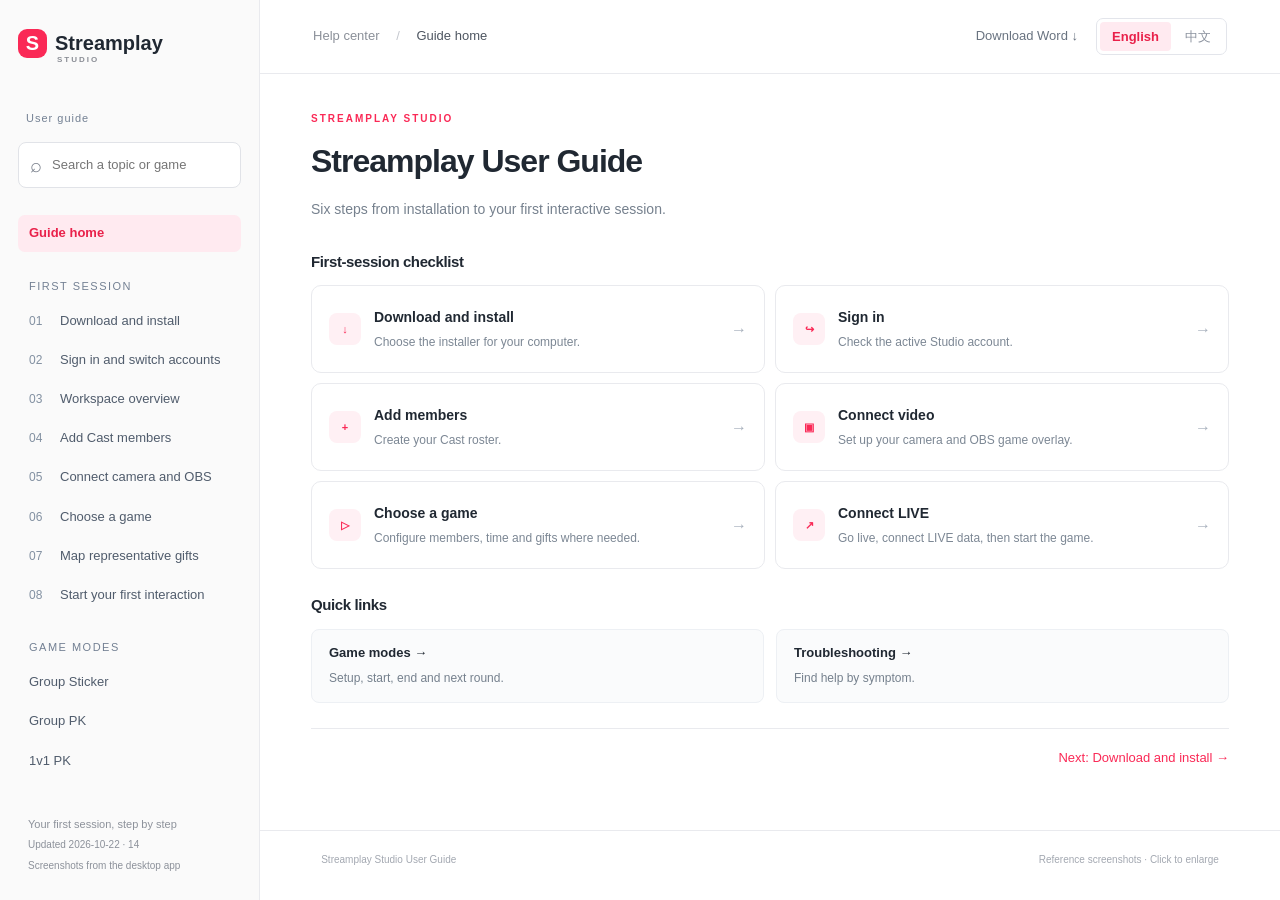
<file: streamplay-guide/index.html>
<!doctype html>
<html lang="en"><head><meta charset="UTF-8"><meta name="viewport" content="width=device-width,initial-scale=1"><link rel="icon" type="image/svg+xml" href="assets/favicon.svg?v=2"><title>Streamplay Studio User Guide</title><meta name="description" content="Learn Streamplay Studio step by step. Download, sign in, add Cast members, connect OBS and run all five game modes. English and Chinese guides."><link rel="stylesheet" href="style.css?v=28"><link rel="stylesheet" href="bilingual.css?v=28"><link rel="stylesheet" href="readability.css?v=28"></head><body>
<a id="skipContent" href="#content" class="skip-link">Skip to guide content</a><button id="menuBackdrop" tabindex="-1" aria-label="Close contents"></button><aside id="sidebar"><a class="brand" href="#home"><span class="brand-icon">S</span>Streamplay<span class="studio">STUDIO</span></a><div class="guide-label">User guide</div><div class="search"><span>⌕</span><input id="search" type="search" placeholder="Search a topic or game" aria-label="Search the guide"><button id="clearSearch" type="button" aria-label="Clear search" hidden>×</button></div><nav id="nav" aria-label="Guide contents"></nav><div class="side-foot"></div></aside>
<div class="body"><header><button id="menu" aria-controls="sidebar" aria-expanded="false" aria-label="Toggle contents">☰</button><span class="breadcrumb"><span id="helpLabel">Help center</span> <b>/</b> <span id="crumb">Start here</span></span><div class="header-actions"><a id="wordDownload" download>Download Word ↓</a><div class="language" role="group" aria-label="Language"><button data-lang="en" lang="en">English</button><button data-lang="zh" lang="zh-CN">中文</button></div></div></header><main id="content" tabindex="-1"></main><footer>Streamplay Studio User Guide <span>Click screenshots to enlarge</span></footer></div>
<dialog id="viewer"><button id="closeViewer" aria-label="Close image">✕</button><button id="imageSize" aria-pressed="false">Original size</button><div class="image-stage"><img alt=""></div><p></p></dialog><script src="content.js?v=28"></script><script src="app.js?v=28"></script></body></html>
</file>
<file: streamplay-guide/style.css>
:root{--ink:#192027;--muted:#737982;--pink:#fa2956;--line:#e9eaee;--paper:#f7f8fa}*{box-sizing:border-box}body{margin:0;color:var(--ink);font-family:Inter,-apple-system,BlinkMacSystemFont,"PingFang SC","Microsoft YaHei",sans-serif;font-size:15px;line-height:1.75}a{color:inherit;text-decoration:none}button,input{font:inherit}button,a,input,summary{outline-offset:5px}button{cursor:pointer}aside{width:254px;position:fixed;inset:0 auto 0 0;background:#fafafa;border-right:1px solid var(--line);padding:31px 22px;display:flex;flex-direction:column;z-index:10}.brand{display:flex;align-items:center;font-weight:750;font-size:20px;gap:8px;position:relative;padding-bottom:23px}.brand-icon{background:var(--pink);color:white;width:29px;height:29px;text-align:center;line-height:29px;border-radius:9px;font-size:20px}.studio{font-size:8px;letter-spacing:2px;position:absolute;left:39px;top:28px;color:#8a8d95}.guide-label{font-size:12px;color:#90949d;letter-spacing:1px;margin:23px 8px 14px;display:flex;justify-content:space-between}.guide-label span{letter-spacing:0}.search{display:flex;align-items:center;gap:8px;border:1px solid #e1e3e8;border-radius:8px;background:white;padding:5px 10px;margin-bottom:24px}.search span{font-size:23px;color:#7a808c}.search input{width:100%;border:0;outline:0;background:transparent;font-size:12px}nav{overflow:auto}nav .nav-label{font-size:10px;letter-spacing:1.5px;color:#a0a4ad;margin:24px 11px 7px}nav a{display:block;padding:8px 12px;border-radius:7px;font-size:13px;margin:3px 0;color:#626975}nav a.active{background:#ffeaf0;color:#e9214a;font-weight:650}nav a:hover{background:#f0f0f3}.side-foot{font-size:12px;color:#8c919a;margin-top:auto;padding:22px 10px 0}.side-foot small{font-size:10px}.body{margin-left:254px}header{height:74px;border-bottom:1px solid var(--line);padding:0 5.2%;display:flex;justify-content:space-between;align-items:center;font-size:12px;color:#8b9099}header b{font-weight:400;margin:0 13px;color:#c4c7ce}#crumb{color:#4e5661}.header-note{font-size:9px;letter-spacing:2px}#menu{display:none}main{max-width:1120px;margin:auto;padding:54px 6% 60px;min-height:calc(100vh - 144px)}.eyebrow{font-size:11px;font-weight:650;letter-spacing:2px;color:var(--pink);margin-bottom:12px}h1{font-size:36px;letter-spacing:-1px;line-height:1.3;margin:0 0 16px;font-weight:750}h2{font-size:21px;margin:37px 0 16px;letter-spacing:-.4px}h3{font-size:16px;margin:0 0 7px}p{margin:8px 0 15px}.lead{color:#7a808a;font-size:15px;max-width:800px}.hero{padding-bottom:26px;border-bottom:1px solid var(--line);margin-bottom:28px}.hero .meta{font-size:11px;color:#9b9fa7;margin-top:21px}.primary{display:inline-flex;align-items:center;gap:28px;background:var(--pink);color:white;border:0;border-radius:8px;padding:11px 19px;font-weight:650;font-size:13px;margin:15px 0 0}.quiet{font-size:12px;color:#9297a1;margin-left:18px}.path{display:grid;grid-template-columns:repeat(4,1fr);gap:0;margin:26px 0 35px}.path a{border-bottom:2px solid #eceef2;padding:0 12px 17px 0}.path a:hover{border-color:var(--pink)}.path em{font-style:normal;font-size:11px;color:var(--pink);display:block}.path strong{font-size:14px;display:block;margin-top:5px}.path small{color:#9297a1;font-size:11px}.shot{margin:20px 0 25px;border:1px solid #e2e4e9;border-radius:10px;overflow:hidden;background:#f4f5f7}.shot button{display:block;padding:0;border:0;width:100%;background:transparent}.shot img{display:block;width:100%;height:auto}.shot figcaption{padding:10px 14px;background:#fafbfc;display:flex;justify-content:space-between;gap:15px;font-size:11px;color:#888f9b}.shot figcaption span:last-child{white-space:nowrap;color:#e73559}.note{border-left:3px solid var(--pink);padding:12px 18px;background:#fff4f6;font-size:13px;margin:24px 0;color:#6a4b52}.note strong{color:#ba2948}.steps{list-style:none;padding:0;margin:23px 0;counter-reset:step}.steps>li{position:relative;padding:0 0 25px 43px;counter-increment:step}.steps>li:before{content:counter(step);position:absolute;left:0;top:0;background:#f0f2f6;color:#626c7c;width:27px;height:27px;line-height:27px;border-radius:50%;text-align:center;font-size:12px;font-weight:700}.steps>li p{font-size:14px;color:#717986;margin:5px 0 0}.steps>li:last-child{padding-bottom:0}code{font:inherit;font-size:.9em;background:#f0f1f5;padding:2px 7px;border-radius:4px;color:#4c5563}.mode-list{border-top:1px solid var(--line)}.mode-row{display:flex;align-items:center;gap:17px;padding:20px 3px;border-bottom:1px solid var(--line)}.mode-row:hover strong{color:var(--pink)}.mode-num{font-size:11px;color:#abb0b9;width:22px}.mode-row strong{font-size:15px;display:block}.mode-row p{margin:3px 0 0;color:#8a919d;font-size:12px}.arrow{margin-left:auto;color:#b7bcc5}.tag{font-size:10px;display:inline-block;background:#f1f3f6;border-radius:4px;padding:3px 8px;color:#7d8592;margin:0 6px 6px 0}.section-intro{display:flex;gap:14px;align-items:flex-start}.section-intro .big-num{font-size:40px;line-height:1.2;color:#e8ebf0;font-weight:750}details{border-bottom:1px solid var(--line);padding:17px 0}summary{cursor:pointer;font-size:14px;font-weight:600;list-style:none;padding-right:28px;position:relative}summary:after{content:'+';position:absolute;right:3px;color:#959ca7}details[open] summary:after{content:'−'}details p,details ul{font-size:13px;color:#717a86;margin:12px 0 5px}.details-wrap{border-top:1px solid var(--line)}.next{display:flex;justify-content:space-between;gap:20px;border-top:1px solid var(--line);margin-top:45px;padding-top:22px}.next a{font-size:13px;color:#697380}.next a:last-child{color:var(--pink)}.simple-table{width:100%;border-collapse:collapse;font-size:13px;margin:20px 0}.simple-table td,.simple-table th{padding:12px 10px;text-align:left;border-bottom:1px solid var(--line)}.simple-table th{color:#8c939f;font-size:11px;font-weight:500}.simple-table td:first-child{font-weight:600;white-space:nowrap}.results{margin:24px 0}.result{display:block;border-bottom:1px solid var(--line);padding:18px 0}.result b{font-size:16px}.result p{color:#838c98;font-size:13px;margin:3px 0}footer{border-top:1px solid var(--line);padding:20px 6%;font-size:10px;color:#a3a8b1;display:flex;justify-content:space-between}dialog{border:0;border-radius:12px;padding:42px 12px 10px;width:min(96vw,1500px);max-height:95vh;background:#11151c;color:white}dialog::backdrop{background:#111927de}dialog img{width:100%;height:auto;display:block}dialog p{text-align:center;font-size:12px;color:#bac0cb;margin:10px}#closeViewer{position:absolute;right:12px;top:7px;border:0;background:#2b333f;color:white;border-radius:6px;width:29px;height:29px}@media(min-width:1500px){main{padding-top:70px}}@media(max-width:900px){aside{width:220px;padding:26px 16px}.body{margin-left:220px}main{padding:38px 6%}h1{font-size:29px}.path{grid-template-columns:repeat(2,1fr);gap:20px}.header-note{display:none}}@media(max-width:800px){aside{transform:translateX(-100%);transition:transform .2s;width:254px;box-shadow:10px 0 80px #0002}body.menu-open aside{transform:translateX(0)}.body{margin-left:0}header{height:59px;justify-content:flex-start;gap:15px}#menu{display:block;border:0;background:transparent;color:#626a78;font-size:19px;padding:0 3px}main{padding:31px 6% 45px}h1{font-size:28px}.lead{font-size:14px}.quiet{display:block;margin:9px 0 0}.shot figcaption{font-size:10px}.shot figcaption span:last-child{display:none}footer span{display:none}.simple-table td{font-size:12px}.hero{margin-bottom:22px}}
</file>
<file: streamplay-guide/bilingual.css>
.header-actions{display:flex;align-items:center;gap:18px;flex-shrink:0}#wordDownload{font-size:11px;color:#697380;cursor:pointer}.language{display:flex;border:1px solid #e3e5eb;border-radius:7px;padding:3px;gap:2px}.language button{font-size:11px;border:0;background:transparent;color:#8c939f;border-radius:4px;padding:4px 10px;line-height:1.5}.language button.selected{background:#ffeaf0;color:#e9214a;font-weight:650}.start-links{display:flex;flex-wrap:wrap;gap:12px 27px;margin:15px 0 26px;font-size:13px;color:var(--pink)}.next a{max-width:48%}html[lang=en] .path strong{font-size:13px}html[lang=en] h1{letter-spacing:-1.1px}nav a{line-height:1.55}.side-foot{font-size:11px}.brand{flex-shrink:0}.body header .breadcrumb{min-width:0;padding-right:12px}#crumb{overflow-wrap:anywhere}@media(max-width:900px){header{padding:0 4%;gap:10px}.header-actions{gap:10px}.breadcrumb{font-size:10px}header b{margin:0 6px}}@media(max-width:800px){header{height:65px}header .breadcrumb{display:none}.header-actions{margin-left:auto}main{min-height:calc(100vh - 120px)}.language button{padding:4px 9px}.next{font-size:12px}.next a{font-size:12px}html[lang=en] h1{font-size:28px;letter-spacing:-.7px}footer{font-size:9px}}
</file>
<file: streamplay-guide/readability.css>
/* Comfortable reading sizes for the guide, including nested component text. */
.page-contents{display:flex;flex-wrap:wrap;align-items:center;gap:7px 20px;padding:0 0 22px;margin:0 0 28px;border-bottom:1px solid #e9eaee;overflow:visible;flex:none}
.page-contents>span{font-size:13px;color:#758295}.page-contents a{font-size:15px;color:#536174;padding:0;display:inline;line-height:1.7}.page-contents a:hover{color:#e9214a;background:none;text-decoration:underline}
#imageSize{position:absolute;left:12px;top:7px;border:1px solid #526174;border-radius:6px;background:#27313e;color:#fff;padding:3px 10px;font-size:13px;line-height:22px}
.image-stage{overflow:auto;max-height:75vh}dialog .image-stage img{display:block;width:100%;max-height:75vh;object-fit:contain}dialog.actual-size .image-stage img{width:auto;max-width:none;max-height:none}
button,a{touch-action:manipulation}:focus-visible{outline:2px solid #e9214a;outline-offset:4px}
@media(prefers-reduced-motion:reduce){*{scroll-behavior:auto!important;transition:none!important}}
@media print{aside,header,footer,.next,.reading-progress,.page-contents,#menuBackdrop,.skip-link{display:none!important}.body{margin:0}main{max-width:none;padding:0;font-size:11pt}h1{font-size:23pt}h2{font-size:15pt}.shot,table{break-inside:avoid}details>p,details>ul{display:block!important}summary:after{display:none}.shot figcaption span:last-child{display:none}body{color:#000}a{color:#000}.note{background:none;border:0;padding:0}}
.reading-progress{font-size:13px;color:#6a7788;margin:0 0 20px}
nav a{display:flex;align-items:baseline;gap:10px}.nav-number{flex:0 0 21px;font-size:12px;color:#8290a1;font-variant-numeric:tabular-nums}nav a.active .nav-number{color:#e9214a}
#clearSearch{flex-shrink:0;border:0;background:#edf0f5;color:#536174;border-radius:50%;width:25px;height:25px;line-height:22px;font-size:20px;padding:0}#clearSearch[hidden]{display:none}.search input{min-width:0}.search:focus-within{border-color:#ed7e96;box-shadow:0 0 0 3px #ffeaf0}
html{scroll-padding-top:100px}header{position:sticky;top:0;z-index:5;background:#ffffffF5;backdrop-filter:blur(12px)}
nav{min-height:0;flex:1;scrollbar-width:thin;scrollbar-color:#d0d6df transparent}
.skip-link{position:fixed;top:-100px;left:20px;z-index:40;background:#fff;padding:12px 20px;border:2px solid #fa2956;border-radius:8px}.skip-link:focus{top:10px}
#menuBackdrop{display:none}.result p{margin-top:8px;line-height:1.7}.result b{font-size:20px}
@media(max-width:800px){body.menu-open #menuBackdrop{display:block;position:fixed;inset:0;border:0;background:#16202b66;z-index:9}body.menu-open{overflow:hidden}.shot{margin-left:0;margin-right:0}dialog{width:98vw;padding-left:4px;padding-right:4px}.header-actions{gap:7px}}
body{font-size:16px;line-height:1.75;color:#202832}
aside{width:260px;padding:25px 18px}.body{margin-left:260px}
nav a{font-size:14px;padding:8px 11px;color:#505c6c;line-height:1.55}
nav .nav-label,.guide-label{font-size:13px;color:#738093}
.search input{font-size:15px}.search{padding:9px 11px}
.lead{font-size:17px;color:#596575;max-width:760px}
h1{font-size:32px}h2{font-size:23px}h3{font-size:18px}
.steps>li p,details p,details ul,.note,.simple-table,.simple-table td,.result p{font-size:16px;color:#505d6d}
summary{font-size:17px}.steps>li:before{font-size:15px;width:31px;height:31px;line-height:31px}
.steps>li{padding-left:42px;padding-bottom:23px}
.mode-row strong{font-size:18px}.mode-row p{font-size:16px;color:#596575}
.path strong,html[lang=en] .path strong{font-size:18px}.path small{font-size:15px;color:#677385}.path em{font-size:14px}
.start-links,.primary,.next a{font-size:16px}.quiet{font-size:15px;color:#6a7586}
.shot figcaption{font-size:14px;color:#5d6b7d}.eyebrow{font-size:13px}
header,#wordDownload,.language button{font-size:14px}.language button{padding:5px 12px}
.side-foot{font-size:13px}.side-foot small{font-size:11px}.simple-table th{font-size:14px}
main{max-width:1160px;padding-left:5%;padding-right:5%}
@media(max-width:1000px){aside{width:260px}.body{margin-left:260px}.header-actions{gap:9px}h1{font-size:30px}.breadcrumb{display:none}}
@media(max-width:800px){aside{width:290px}.body{margin-left:0}body{font-size:16px}.lead,.steps>li p,details p,details ul,.note,.simple-table td{font-size:16px}h1,html[lang=en] h1{font-size:28px}h2{font-size:22px}h3{font-size:17px}header,#wordDownload,.language button{font-size:13px}.path strong,html[lang=en] .path strong{font-size:17px}.next a{font-size:14px}.shot figcaption{font-size:12px}}

/* Keep the download action readable within its numbered instruction. */
.steps p a{color:#e71950;text-decoration:underline;text-underline-offset:4px;text-decoration-thickness:1px;font-weight:600}
.steps p a:hover{color:#bc103d}

/* Compact previews preserve aspect ratio; the viewer retains full resolution. */
main .shot{width:fit-content;max-width:min(100%,680px);margin:22px 0 28px}
main .shot .zoom{width:auto;max-width:100%}
main .shot img{width:auto;max-width:100%;height:auto;max-height:340px;object-fit:contain}
main .shot:has(img[src*="cast-menu"]){max-width:min(100%,300px)}
main .shot:has(img[src*="cast-menu"]) img{max-height:300px}
main .shot figcaption{flex-wrap:wrap;line-height:1.5}
main details:not([open])>.shot{display:none}
@media(max-width:800px){main .shot{max-width:100%}main .shot img{max-height:300px}}

/* Keep UI symbols subordinate to the reading text. */
.brand-icon{flex:0 0 29px;max-width:29px;height:29px;font-size:20px}
.search>span{font-size:20px;line-height:1}
summary:after{font-size:19px}
@media(max-width:800px){main .shot img{max-height:260px}main .shot:has(img[src*="cast-menu"]) img{max-height:260px}}

/* Full-window references stay within the common preview bounds. */
main .shot:has(img[src*="cast-menu-full"]){max-width:min(100%,680px)}
main .shot:has(img[src*="cast-menu-full"]) img{max-height:340px}
@media(max-width:800px){main .shot:has(img[src*="cast-menu-full"]) img{max-height:260px}}

/* Compact manual hierarchy with generous enough line spacing. */
@media(min-width:1001px){main{padding-top:42px}.hero{padding-bottom:22px;margin-bottom:24px}}
.search input{font-size:14px}.side-foot{font-size:12px}.eyebrow{font-size:12px}

/* Typography matched to Streamplay home-1020 content and navigation. */
body{font-family:Inter,-apple-system,BlinkMacSystemFont,"PingFang SC","Microsoft YaHei",sans-serif;font-size:14px;line-height:1.85}
.lead{font-size:15px;line-height:1.9}
nav a{font-size:13px}.search input{font-size:13px}
h1,html[lang=en] h1{font-size:36px;line-height:1.4;letter-spacing:-1.4px}
h2{font-size:20px;line-height:1.5}h3{font-size:18px;line-height:1.5}
.steps>li p,details p,details ul,.note,.simple-table,.simple-table td,.result p,.mode-row p{font-size:14px;line-height:1.85}
summary{font-size:14px}.mode-row strong{font-size:20px}
header,#wordDownload,.language button,.next a,.primary{font-size:13px}
.page-contents a,.path small,.quiet,.shot figcaption{font-size:12px}
.reading-progress,.eyebrow,nav .nav-label,.guide-label{font-size:11px}
.side-foot{font-size:11px}.side-foot small{font-size:10px}
@media(max-width:800px){h1,html[lang=en] h1{font-size:29px;letter-spacing:-1px}.lead{font-size:13px}h2{font-size:20px}h3{font-size:17px}body,.steps>li p,details p,details ul,.note,.simple-table td{font-size:14px}.language button,#wordDownload{font-size:12px}}

/* Keep mobile navigation from triggering input zoom or text inflation. */
html{-webkit-text-size-adjust:100%;text-size-adjust:100%}
@media(max-width:800px){.search input{font-size:16px}}

/* Compact first-session navigation. */
.quick-start{margin:0 0 30px;padding:17px 20px 19px;background:#f8f9fb;border:1px solid var(--line);border-radius:10px}
.quick-start-label{margin:0 0 13px;color:#7a8492;font-size:11px;font-weight:600;letter-spacing:.5px}
.quick-route{display:grid;grid-template-columns:repeat(6,minmax(0,1fr));gap:10px;margin:0}
.quick-route a{display:flex;align-items:center;gap:8px;font-size:13px;line-height:1.4;color:#536171;min-width:0;padding:4px 0}
.route-number{display:inline-flex;align-items:center;justify-content:center;flex:0 0 23px;height:23px;border:1px solid #dce1e8;border-radius:50%;font-size:11px;color:#86909d;background:white}
.quick-route a[aria-current=step],.quick-route a:hover{color:var(--pink)}
.quick-route a[aria-current=step] .route-number{color:white;border-color:var(--pink);background:var(--pink)}
@media(max-width:950px){.quick-route{grid-template-columns:repeat(3,minmax(0,1fr));gap:12px}}
@media(max-width:420px){.quick-start{padding:14px}.quick-route{grid-template-columns:repeat(2,minmax(0,1fr))}}

/* The guide landing page has its own task navigation. */
.guide-home-hero{border-bottom:0;margin-bottom:20px;padding-bottom:0}
.home-route{list-style:none;margin:16px 0 30px;padding:0;display:grid;grid-template-columns:repeat(2,minmax(0,1fr));gap:12px}
.home-route li{margin:0;min-width:0}.home-route a{display:flex;align-items:flex-start;gap:13px;height:100%;padding:19px;border:1px solid var(--line);border-radius:10px;background:#fff}
.home-route a:hover{border-color:#fac4d1;background:#fffafb}.home-step{font-size:12px;color:var(--pink);line-height:25px;font-weight:600}.home-route h3{font-size:15px;margin:0 0 5px;line-height:1.7}.home-route p{font-size:13px;color:#75808d;margin:0;line-height:1.7}.home-arrow{margin-left:auto;line-height:25px;color:#a0a9b4}
.home-shortcuts{display:grid;grid-template-columns:repeat(2,minmax(0,1fr));gap:20px;margin:15px 0}.home-shortcuts a{border-top:1px solid var(--line);padding-top:15px}.home-shortcuts h3{font-size:14px;margin:0 0 5px}.home-shortcuts p{font-size:13px;color:#75808d;margin:0}
@media(max-width:800px){.home-route{grid-template-columns:1fr;gap:9px}.home-route a{padding:14px 16px}.home-route h3{font-size:14px}.home-shortcuts{gap:15px}}

/* Refined landing page: compact introduction and clear task hierarchy. */
main.guide-home{padding-top:36px;padding-bottom:35px}
.guide-home .hero .eyebrow{margin-bottom:12px;font-size:10px;letter-spacing:2px}
.guide-home h1,html[lang=en] .guide-home h1{font-size:32px;line-height:1.3;letter-spacing:-1px;margin:0 0 14px}
.guide-home .lead{margin:0;color:#76818e;font-size:14px;max-width:700px}
.guide-home .guide-home-hero{margin-bottom:28px}
.guide-home h2{font-size:15px;margin:25px 0 12px;line-height:1.5}
.guide-home .home-route{gap:10px;margin:0 0 24px}
.guide-home .home-route a{padding:15px 17px;align-items:center;min-height:88px;transition:background .15s,border-color .15s}
.guide-home .home-step{background:#fff0f4;border-radius:8px;flex:0 0 32px;height:32px;display:flex;align-items:center;justify-content:center;font-size:11px}
.guide-home .home-route h3{font-size:14px;margin-bottom:3px}
.guide-home .home-route p{font-size:12px;line-height:1.65;color:#7c8794}
.guide-home .home-arrow{font-size:16px;color:#a7b0bc}
.guide-home .home-shortcuts{gap:12px;margin:0}
.guide-home .home-shortcuts a{border:1px solid #edf0f4;border-radius:8px;background:#fafbfc;padding:13px 17px}
.guide-home .home-shortcuts a:hover{background:#f4f6f9}
.guide-home .home-shortcuts h3{font-size:13px}.guide-home .home-shortcuts p{font-size:12px}
.guide-home .next{margin-top:25px;padding-top:17px}
@media(max-width:800px){main.guide-home{padding-top:26px}.guide-home h1,html[lang=en] .guide-home h1{font-size:27px}.guide-home .guide-home-hero{margin-bottom:22px}.guide-home .home-route a{min-height:78px;padding:12px 14px}.guide-home .home-shortcuts{grid-template-columns:1fr}.guide-home .lead{font-size:13px}}

.installed-link{margin:12px 0 0;font-size:12px;color:var(--pink)}.installed-link a:hover{text-decoration:underline}
.preflight{padding:11px 14px;border-left:2px solid #ccd4df;background:#f7f9fb;font-size:13px;color:#637080;line-height:1.8;margin:10px 0 15px}.preflight strong{color:#394754}

.completion-check{font:inherit;color:inherit}.completion-check span{font:inherit;color:inherit}

/* Avoid two adjacent separators between an accordion and chapter navigation. */
.details-wrap + .next,details + .next{border-top:0}

/* UI labels stay at the surrounding text size. */
main code{font-size:1em}
main .note strong{margin-right:.3em}

/* Each adjoining section boundary uses one separator. */
.hero:has(+ .details-wrap),.hero:has(+ .mode-list),.hero:has(+ .page-contents){border-bottom:0}

/* Keep the introduction close to its in-page contents. */
.hero:has(+ .page-contents){padding-bottom:0;margin-bottom:16px}
.hero:has(+ .page-contents) .lead{margin-bottom:0}
.page-contents{padding-bottom:16px;margin-bottom:24px}
</file>
